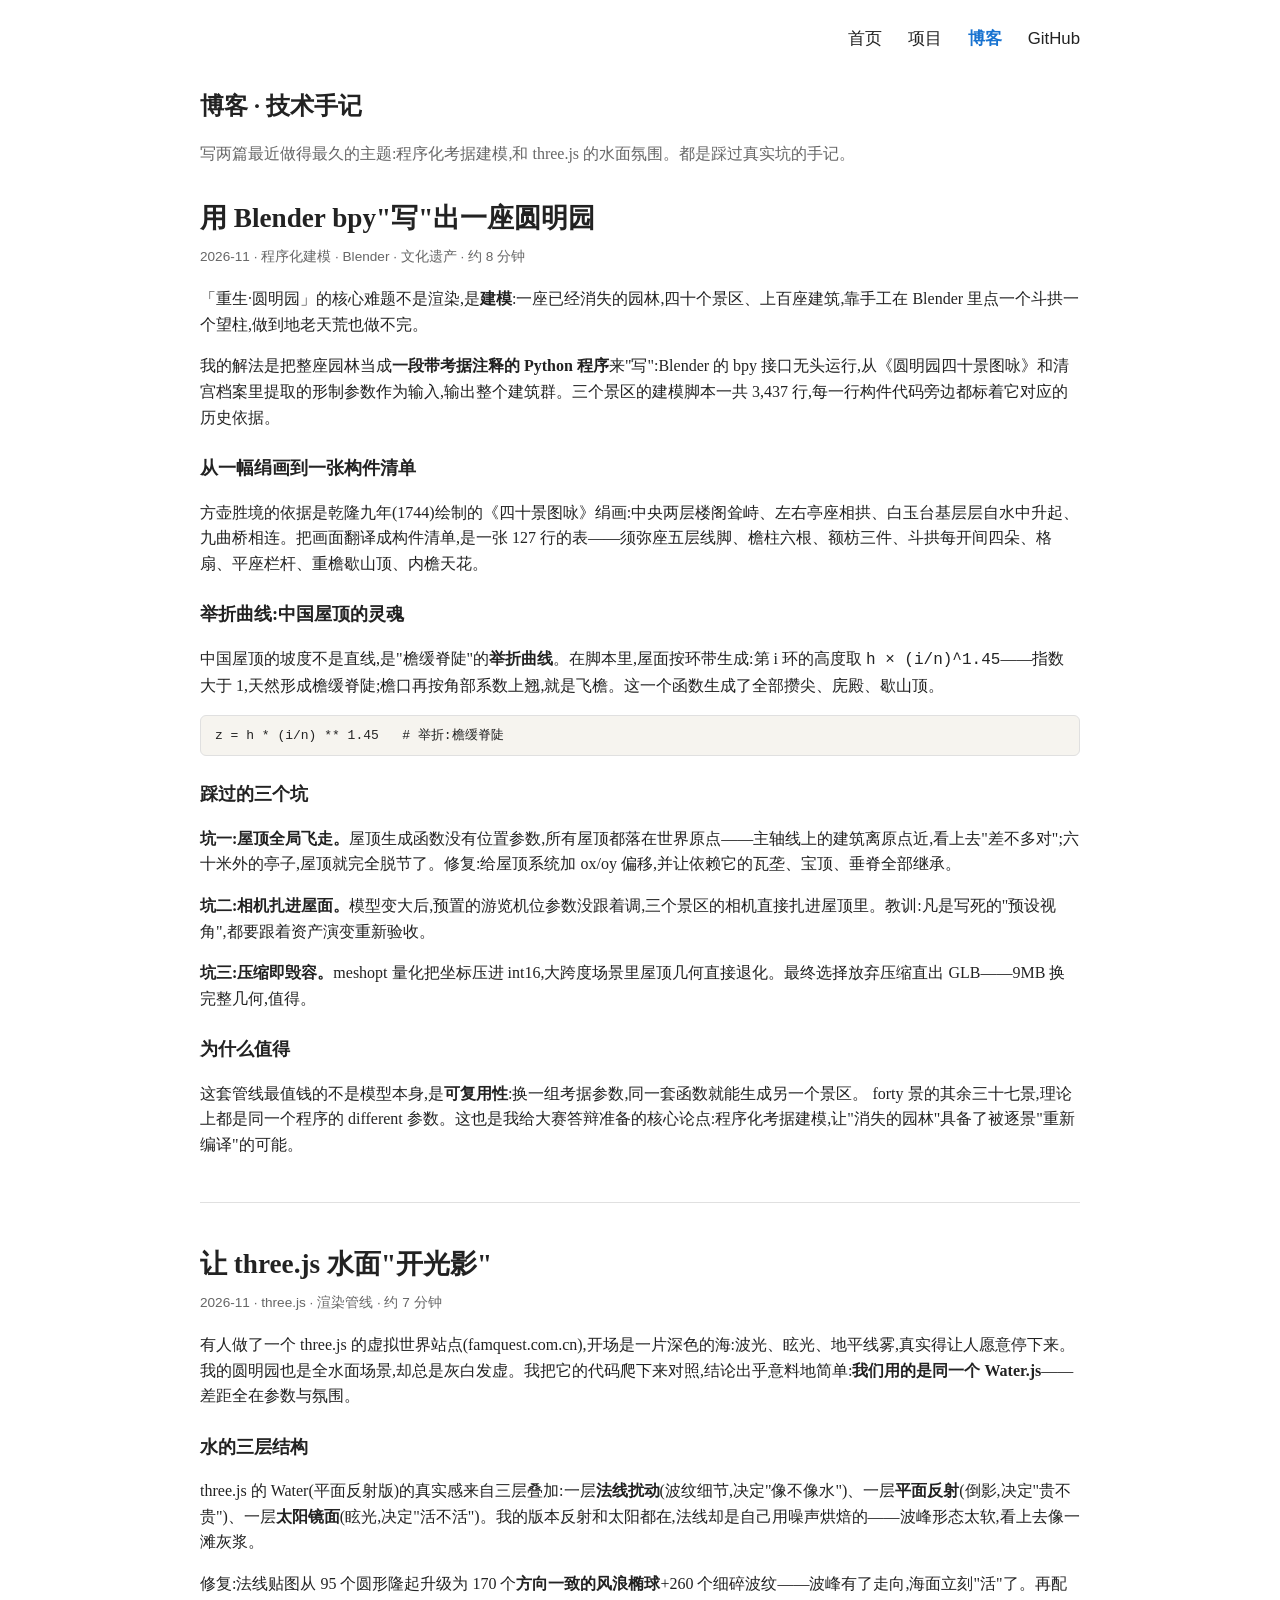
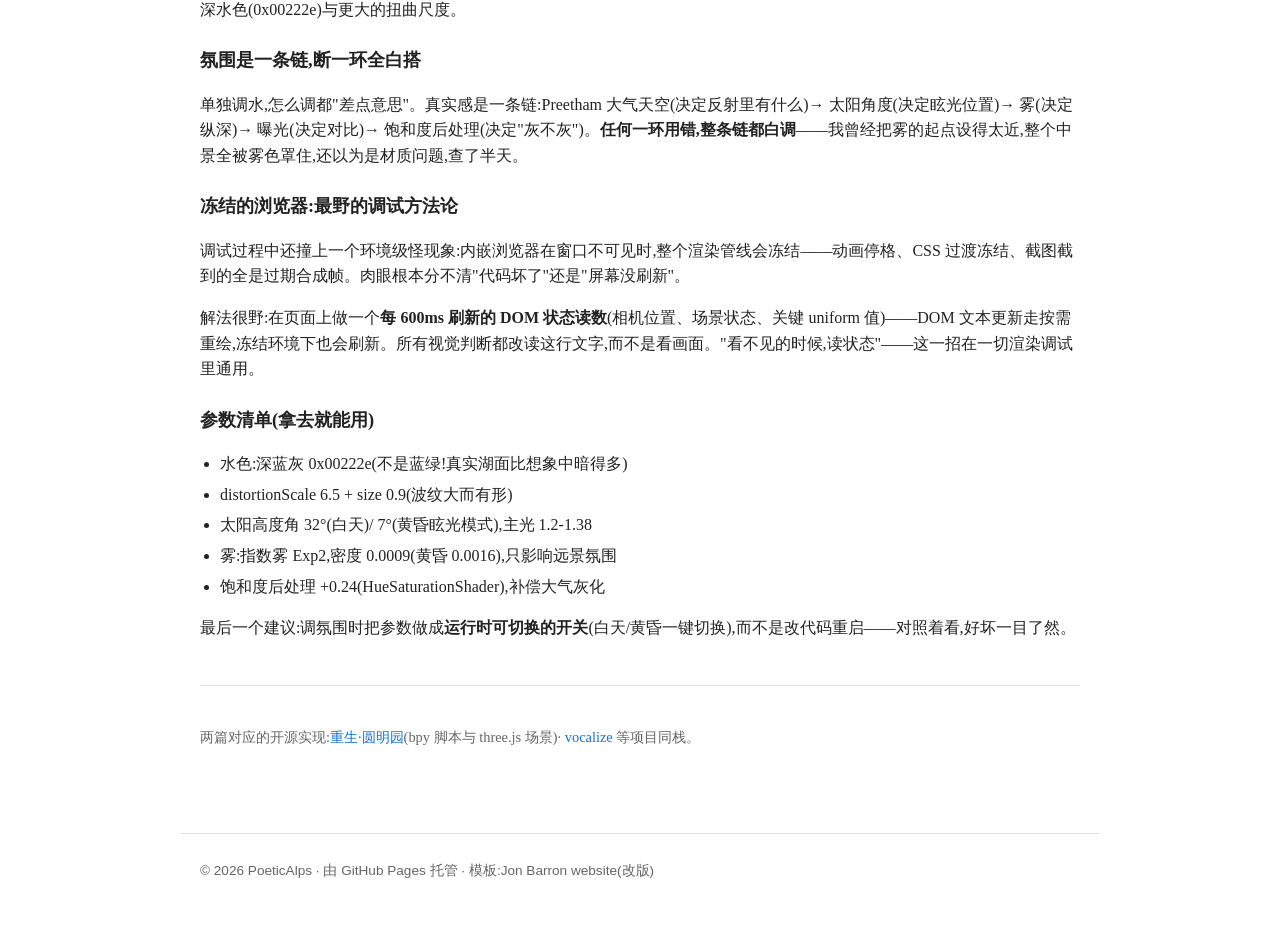
<file: blog.html>
<!DOCTYPE html>
<html lang="zh-CN">
<head>
<meta charset="UTF-8">
<meta name="viewport" content="width=device-width, initial-scale=1.0">
<title>博客 — PoeticAlps</title>
<link rel="stylesheet" href="css/main.css">
</head>
<body>
<nav>
  <a href="index.html">首页</a>
  <a href="projects.html">项目</a>
  <a class="current" href="blog.html">博客</a>
  <a href="https://github.com/PoeticAlps" target="_blank" rel="noopener">GitHub</a>
</nav>

<main>
  <h2 class="section" style="margin-top:0">博客 · 技术手记</h2>
  <p class="muted">写两篇最近做得最久的主题:程序化考据建模,和 three.js 的水面氛围。都是踩过真实坑的手记。</p>

  <!-- ==================== 文章一 ==================== -->
  <article class="article">
    <h2 class="a-title">用 Blender bpy"写"出一座圆明园</h2>
    <div class="a-meta">2026-11 · 程序化建模 · Blender · 文化遗产 · 约 8 分钟</div>

    <p>「重生·圆明园」的核心难题不是渲染,是<b>建模</b>:一座已经消失的园林,四十个景区、上百座建筑,靠手工在 Blender 里点一个斗拱一个望柱,做到地老天荒也做不完。</p>
    <p>我的解法是把整座园林当成<b>一段带考据注释的 Python 程序</b>来"写":Blender 的 bpy 接口无头运行,从《圆明园四十景图咏》和清宫档案里提取的形制参数作为输入,输出整个建筑群。三个景区的建模脚本一共 3,437 行,每一行构件代码旁边都标着它对应的历史依据。</p>

    <h3>从一幅绢画到一张构件清单</h3>
    <p>方壶胜境的依据是乾隆九年(1744)绘制的《四十景图咏》绢画:中央两层楼阁耸峙、左右亭座相拱、白玉台基层层自水中升起、九曲桥相连。把画面翻译成构件清单,是一张 127 行的表——须弥座五层线脚、檐柱六根、额枋三件、斗拱每开间四朵、格扇、平座栏杆、重檐歇山顶、内檐天花。</p>

    <h3>举折曲线:中国屋顶的灵魂</h3>
    <p>中国屋顶的坡度不是直线,是"檐缓脊陡"的<b>举折曲线</b>。在脚本里,屋面按环带生成:第 i 环的高度取 <code>h × (i/n)^1.45</code>——指数大于 1,天然形成檐缓脊陡;檐口再按角部系数上翘,就是飞檐。这一个函数生成了全部攒尖、庑殿、歇山顶。</p>
    <pre>z = h * (i/n) ** 1.45   # 举折:檐缓脊陡</pre>

    <h3>踩过的三个坑</h3>
    <p><b>坑一:屋顶全局飞走。</b>屋顶生成函数没有位置参数,所有屋顶都落在世界原点——主轴线上的建筑离原点近,看上去"差不多对";六十米外的亭子,屋顶就完全脱节了。修复:给屋顶系统加 ox/oy 偏移,并让依赖它的瓦垄、宝顶、垂脊全部继承。</p>
    <p><b>坑二:相机扎进屋面。</b>模型变大后,预置的游览机位参数没跟着调,三个景区的相机直接扎进屋顶里。教训:凡是写死的"预设视角",都要跟着资产演变重新验收。</p>
    <p><b>坑三:压缩即毁容。</b>meshopt 量化把坐标压进 int16,大跨度场景里屋顶几何直接退化。最终选择放弃压缩直出 GLB——9MB 换完整几何,值得。</p>

    <h3>为什么值得</h3>
    <p>这套管线最值钱的不是模型本身,是<b>可复用性</b>:换一组考据参数,同一套函数就能生成另一个景区。 forty 景的其余三十七景,理论上都是同一个程序的 different 参数。这也是我给大赛答辩准备的核心论点:程序化考据建模,让"消失的园林"具备了被逐景"重新编译"的可能。</p>
  </article>

  <div class="a-sep"></div>

  <!-- ==================== 文章二 ==================== -->
  <article class="article">
    <h2 class="a-title">让 three.js 水面"开光影"</h2>
    <div class="a-meta">2026-11 · three.js · 渲染管线 · 约 7 分钟</div>

    <p>有人做了一个 three.js 的虚拟世界站点(famquest.com.cn),开场是一片深色的海:波光、眩光、地平线雾,真实得让人愿意停下来。我的圆明园也是全水面场景,却总是灰白发虚。我把它的代码爬下来对照,结论出乎意料地简单:<b>我们用的是同一个 Water.js</b>——差距全在参数与氛围。</p>

    <h3>水的三层结构</h3>
    <p>three.js 的 Water(平面反射版)的真实感来自三层叠加:一层<b>法线扰动</b>(波纹细节,决定"像不像水")、一层<b>平面反射</b>(倒影,决定"贵不贵")、一层<b>太阳镜面</b>(眩光,决定"活不活")。我的版本反射和太阳都在,法线却是自己用噪声烘焙的——波峰形态太软,看上去像一滩灰浆。</p>
    <p>修复:法线贴图从 95 个圆形隆起升级为 170 个<b>方向一致的风浪椭球</b>+260 个细碎波纹——波峰有了走向,海面立刻"活"了。再配深水色(0x00222e)与更大的扭曲尺度。</p>

    <h3>氛围是一条链,断一环全白搭</h3>
    <p>单独调水,怎么调都"差点意思"。真实感是一条链:Preetham 大气天空(决定反射里有什么)→ 太阳角度(决定眩光位置)→ 雾(决定纵深)→ 曝光(决定对比)→ 饱和度后处理(决定"灰不灰")。<b>任何一环用错,整条链都白调</b>——我曾经把雾的起点设得太近,整个中景全被雾色罩住,还以为是材质问题,查了半天。</p>

    <h3>冻结的浏览器:最野的调试方法论</h3>
    <p>调试过程中还撞上一个环境级怪现象:内嵌浏览器在窗口不可见时,整个渲染管线会冻结——动画停格、CSS 过渡冻结、截图截到的全是过期合成帧。肉眼根本分不清"代码坏了"还是"屏幕没刷新"。</p>
    <p>解法很野:在页面上做一个<b>每 600ms 刷新的 DOM 状态读数</b>(相机位置、场景状态、关键 uniform 值)——DOM 文本更新走按需重绘,冻结环境下也会刷新。所有视觉判断都改读这行文字,而不是看画面。"看不见的时候,读状态"——这一招在一切渲染调试里通用。</p>

    <h3>参数清单(拿去就能用)</h3>
    <ul>
      <li>水色:深蓝灰 0x00222e(不是蓝绿!真实湖面比想象中暗得多)</li>
      <li>distortionScale 6.5 + size 0.9(波纹大而有形)</li>
      <li>太阳高度角 32°(白天)/ 7°(黄昏眩光模式),主光 1.2-1.38</li>
      <li>雾:指数雾 Exp2,密度 0.0009(黄昏 0.0016),只影响远景氛围</li>
      <li>饱和度后处理 +0.24(HueSaturationShader),补偿大气灰化</li>
    </ul>
    <p>最后一个建议:调氛围时把参数做成<b>运行时可切换的开关</b>(白天/黄昏一键切换),而不是改代码重启——对照着看,好坏一目了然。</p>
  </article>

  <div class="a-sep"></div>
  <p class="small muted">两篇对应的开源实现:<a href="https://github.com/PoeticAlps/--3d" target="_blank" rel="noopener">重生·圆明园</a>(bpy 脚本与 three.js 场景)· <a href="https://github.com/PoeticAlps/vocalize" target="_blank" rel="noopener">vocalize</a> 等项目同栈。</p>
</main>

<footer>
  © 2026 PoeticAlps · 由 GitHub Pages 托管 · 模板:Jon Barron website(改版)
</footer>
</body>
</html>
</file>
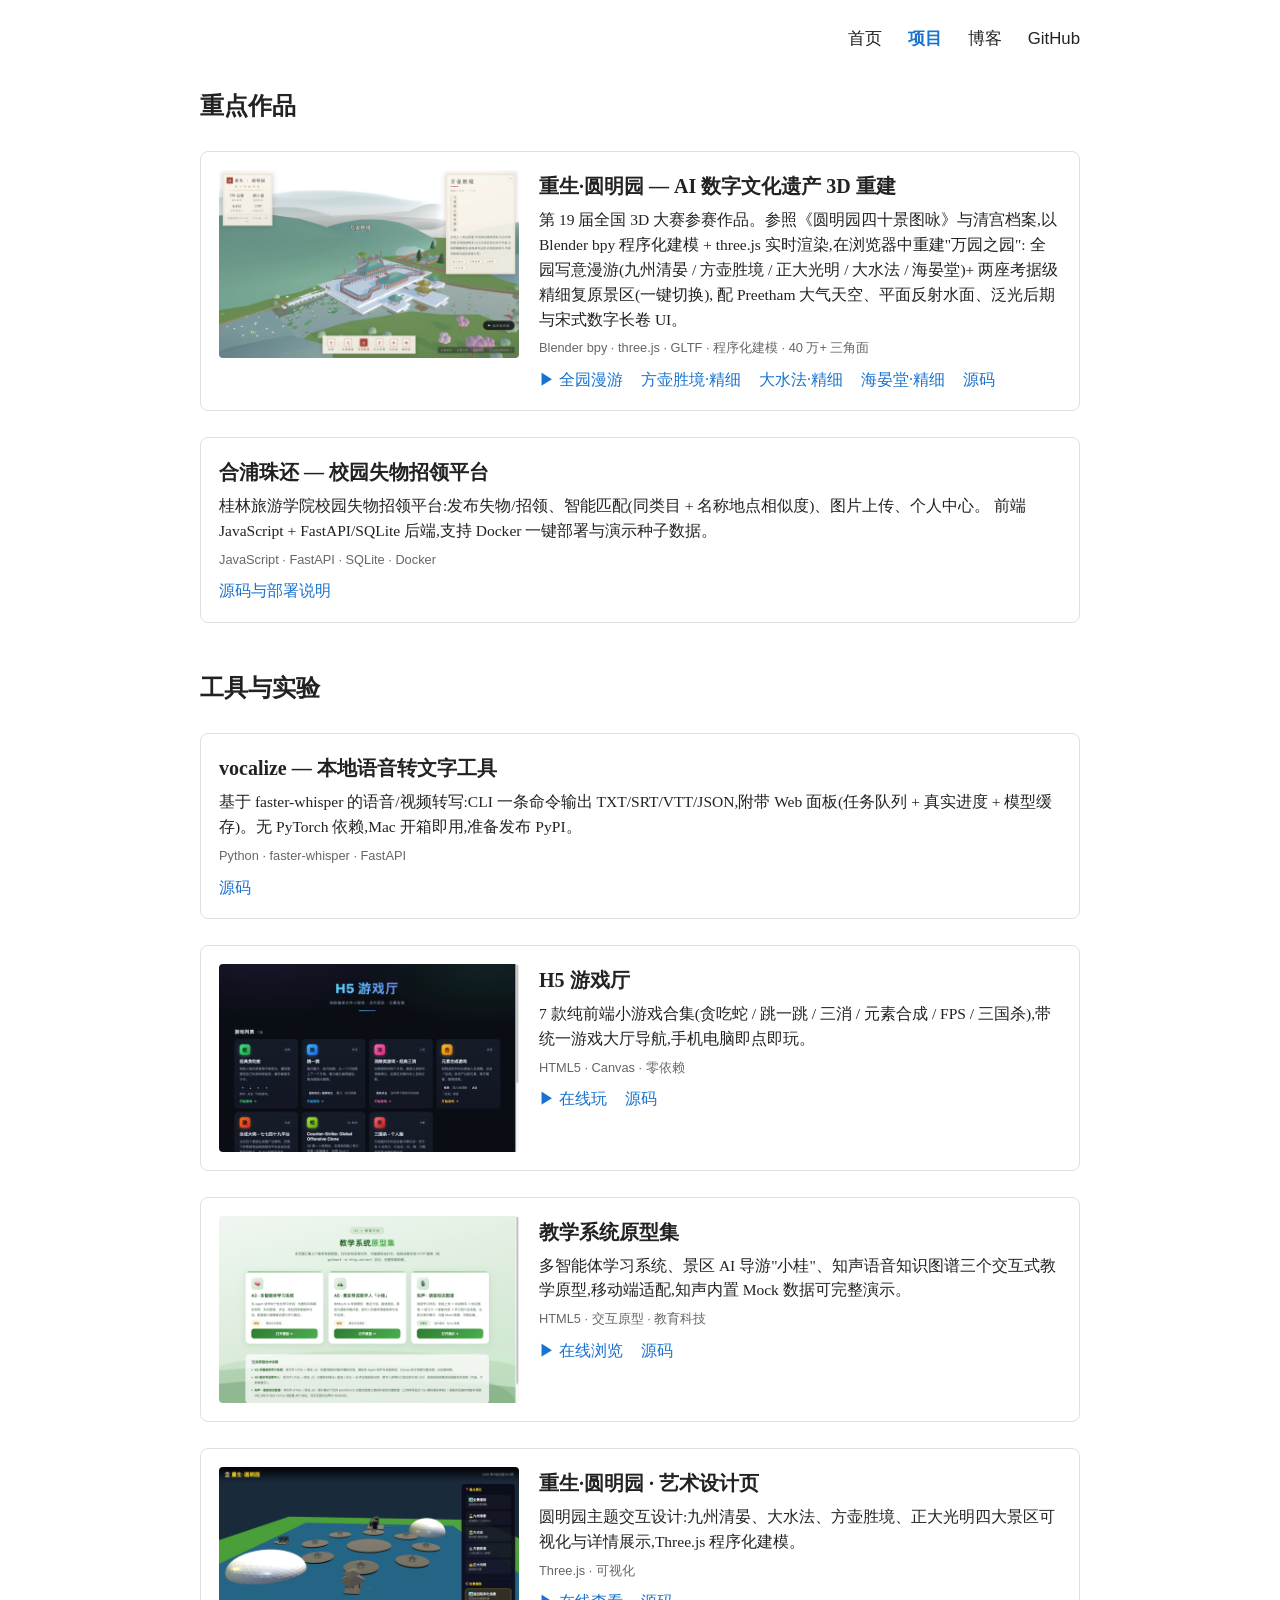
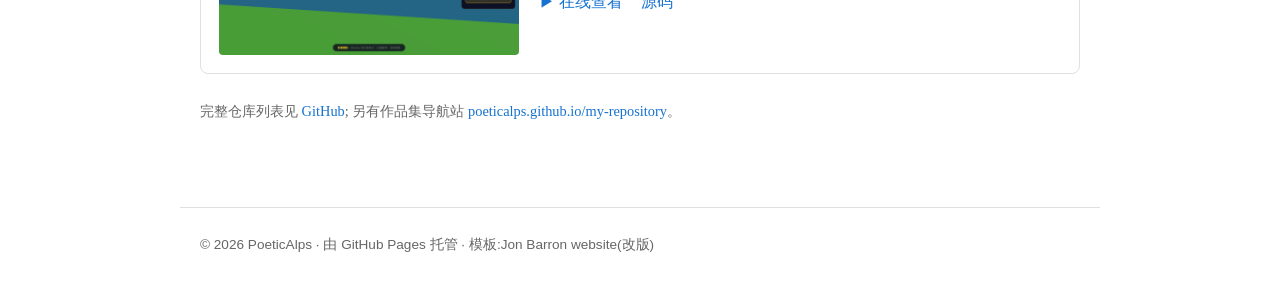
<file: projects.html>
<!DOCTYPE html>
<html lang="zh-CN">
<head>
<meta charset="UTF-8">
<meta name="viewport" content="width=device-width, initial-scale=1.0">
<title>项目 — PoeticAlps</title>
<link rel="stylesheet" href="css/main.css">
</head>
<body>
<nav>
  <a href="index.html">首页</a>
  <a class="current" href="projects.html">项目</a>
  <a href="blog.html">博客</a>
  <a href="https://github.com/PoeticAlps" target="_blank" rel="noopener">GitHub</a>
</nav>

<main>
  <h2 class="section" style="margin-top:0">重点作品</h2>

  <div class="proj">
    <div class="thumb"><a href="https://poeticalps.github.io/--3d/v4/index.html" target="_blank" rel="noopener"><img src="assets/fangpu-fine.jpg" alt="重生·圆明园"></a></div>
    <div class="body">
      <h3>重生·圆明园 — AI 数字文化遗产 3D 重建</h3>
      <p>第 19 届全国 3D 大赛参赛作品。参照《圆明园四十景图咏》与清宫档案,以 Blender bpy 程序化建模 + three.js 实时渲染,在浏览器中重建"万园之园":
      全园写意漫游(九州清晏 / 方壶胜境 / 正大光明 / 大水法 / 海晏堂)+ 两座考据级精细复原景区(一键切换),
      配 Preetham 大气天空、平面反射水面、泛光后期与宋式数字长卷 UI。</p>
      <div class="tags">Blender bpy · three.js · GLTF · 程序化建模 · 40 万+ 三角面</div>
      <div class="links" style="margin-top:8px">
        <a href="https://poeticalps.github.io/--3d/v4/index.html" target="_blank" rel="noopener">▶ 全园漫游</a>
        <a href="https://poeticalps.github.io/--3d/v4/index.html?scene=fangpu&fine=1" target="_blank" rel="noopener">方壶胜境·精细</a>
        <a href="https://poeticalps.github.io/--3d/v4/index.html?scene=dashuifa&fine=1" target="_blank" rel="noopener">大水法·精细</a>
        <a href="https://poeticalps.github.io/--3d/v4/index.html?scene=haiyantang&fine=1" target="_blank" rel="noopener">海晏堂·精细</a>
        <a href="https://github.com/PoeticAlps/--3d" target="_blank" rel="noopener">源码</a>
      </div>
    </div>
  </div>

  <div class="proj">
    <div class="body">
      <h3>合浦珠还 — 校园失物招领平台</h3>
      <p>桂林旅游学院校园失物招领平台:发布失物/招领、智能匹配(同类目 + 名称地点相似度)、图片上传、个人中心。
      前端 JavaScript + FastAPI/SQLite 后端,支持 Docker 一键部署与演示种子数据。</p>
      <div class="tags">JavaScript · FastAPI · SQLite · Docker</div>
      <div class="links" style="margin-top:8px">
        <a href="https://github.com/PoeticAlps/Ricardo" target="_blank" rel="noopener">源码与部署说明</a>
      </div>
    </div>
  </div>

  <h2 class="section">工具与实验</h2>

  <div class="proj">
    <div class="body">
      <h3>vocalize — 本地语音转文字工具</h3>
      <p>基于 faster-whisper 的语音/视频转写:CLI 一条命令输出 TXT/SRT/VTT/JSON,附带 Web 面板(任务队列 + 真实进度 + 模型缓存)。无 PyTorch 依赖,Mac 开箱即用,准备发布 PyPI。</p>
      <div class="tags">Python · faster-whisper · FastAPI</div>
      <div class="links" style="margin-top:8px"><a href="https://github.com/PoeticAlps/vocalize" target="_blank" rel="noopener">源码</a></div>
    </div>
  </div>

  <div class="proj">
    <div class="thumb"><a href="https://poeticalps.github.io/h5-games/" target="_blank" rel="noopener"><img src="assets/h5-games.jpg" alt="H5 游戏厅"></a></div>
    <div class="body">
      <h3>H5 游戏厅</h3>
      <p>7 款纯前端小游戏合集(贪吃蛇 / 跳一跳 / 三消 / 元素合成 / FPS / 三国杀),带统一游戏大厅导航,手机电脑即点即玩。</p>
      <div class="tags">HTML5 · Canvas · 零依赖</div>
      <div class="links" style="margin-top:8px">
        <a href="https://poeticalps.github.io/h5-games/" target="_blank" rel="noopener">▶ 在线玩</a>
        <a href="https://github.com/PoeticAlps/h5-games" target="_blank" rel="noopener">源码</a>
      </div>
    </div>
  </div>

  <div class="proj">
    <div class="thumb"><a href="https://poeticalps.github.io/agnes-learning-systems/" target="_blank" rel="noopener"><img src="assets/agnes.jpg" alt="教学原型集"></a></div>
    <div class="body">
      <h3>教学系统原型集</h3>
      <p>多智能体学习系统、景区 AI 导游"小桂"、知声语音知识图谱三个交互式教学原型,移动端适配,知声内置 Mock 数据可完整演示。</p>
      <div class="tags">HTML5 · 交互原型 · 教育科技</div>
      <div class="links" style="margin-top:8px">
        <a href="https://poeticalps.github.io/agnes-learning-systems/" target="_blank" rel="noopener">▶ 在线浏览</a>
        <a href="https://github.com/PoeticAlps/agnes-learning-systems" target="_blank" rel="noopener">源码</a>
      </div>
    </div>
  </div>

  <div class="proj">
    <div class="thumb"><a href="https://poeticalps.github.io/art-design/" target="_blank" rel="noopener"><img src="assets/art-design.jpg" alt="圆明园艺术设计"></a></div>
    <div class="body">
      <h3>重生·圆明园 · 艺术设计页</h3>
      <p>圆明园主题交互设计:九州清晏、大水法、方壶胜境、正大光明四大景区可视化与详情展示,Three.js 程序化建模。</p>
      <div class="tags">Three.js · 可视化</div>
      <div class="links" style="margin-top:8px">
        <a href="https://poeticalps.github.io/art-design/" target="_blank" rel="noopener">▶ 在线查看</a>
        <a href="https://github.com/PoeticAlps/art-design" target="_blank" rel="noopener">源码</a>
      </div>
    </div>
  </div>

  <p class="small muted">
    完整仓库列表见 <a href="https://github.com/PoeticAlps?tab=repositories" target="_blank" rel="noopener">GitHub</a>;
    另有作品集导航站 <a href="https://poeticalps.github.io/my-repository/" target="_blank" rel="noopener">poeticalps.github.io/my-repository</a>。
  </p>
</main>

<footer>
  © 2026 PoeticAlps · 由 GitHub Pages 托管 · 模板:Jon Barron website(改版)
</footer>
</body>
</html>
</file>
<file: css/main.css>
/* PoeticAlps.github.io — 基于 Jon Barron 学术主页模板风格的中文化改版 */
:root {
  --text: #222;
  --muted: #666;
  --link: #1772d0;
  --accent: #2f6f9f;
  --border: #e0e0e0;
}
* { box-sizing: border-box; }
html { font-size: 16px; }
body {
  margin: 0;
  font-family: "Source Serif 4", "Source Serif Pro", Georgia, "Songti SC", "SimSun", serif;
  color: var(--text);
  background: #fff;
  line-height: 1.6;
}
a { color: var(--link); text-decoration: none; }
a:hover { text-decoration: underline; }

/* 顶部导航 */
nav {
  max-width: 920px; margin: 0 auto; padding: 26px 20px 0;
  display: flex; justify-content: flex-end; gap: 26px;
  font-family: -apple-system, "PingFang SC", sans-serif; font-size: 1.05rem;
}
nav a { color: var(--text); }
nav a.current { color: var(--link); font-weight: 600; }

main { max-width: 920px; margin: 0 auto; padding: 34px 20px 70px; }

/* 个人信息区(Jon Barron 版式:左图右文,竖线) */
.profile { display: flex; gap: 28px; align-items: flex-start; }
.profile .photo {
  flex: 0 0 34%; max-width: 340px;
  border-radius: 4px; overflow: hidden;
}
.profile .photo img { width: 100%; display: block; }
.photo-placeholder {
  aspect-ratio: 4/4.6; background: #eef2f6; border: 1px dashed #c3cfda;
  display: flex; align-items: center; justify-content: center;
  color: #9aa9b8; font-size: .95rem;
  font-family: -apple-system, "PingFang SC", sans-serif;
}
.profile .info { flex: 1; border-left: 3px solid var(--accent); padding-left: 22px; }
.profile .name-zh { font-size: 2.5rem; font-weight: 700; line-height: 1.2; }
.profile .name-en { font-size: 1.15rem; color: var(--muted); margin-top: 2px; }
.contact { list-style: none; margin: 18px 0 0; padding: 0; }
.contact li { margin: 7px 0; font-size: .98rem; }
.contact .ico { display: inline-block; width: 22px; color: var(--accent); }

h2.section {
  font-size: 1.5rem; margin: 46px 0 14px;
  font-weight: 700;
}
.muted { color: var(--muted); }
.small { font-size: .9rem; }

/* News 时间线 */
.news { list-style: none; padding: 0; margin: 0; font-size: .97rem; }
.news li { margin: 6px 0; }
.news .date { color: var(--muted); font-family: -apple-system, sans-serif; font-size: .88rem; margin-right: 8px; }

/* 大图与说明 */
.hero img { width: 100%; display: block; border-radius: 4px; }
.hero figcaption { font-size: .92rem; color: var(--muted); margin-top: 8px; }

/* 项目卡片 */
.proj {
  display: flex; gap: 20px; margin: 26px 0;
  border: 1px solid var(--border); border-radius: 8px; padding: 18px;
}
.proj .thumb { flex: 0 0 300px; }
.proj .thumb img { width: 100%; border-radius: 4px; display: block; }
.proj .body h3 { margin: 0 0 6px; font-size: 1.25rem; }
.proj .body p { margin: 6px 0; font-size: .97rem; }
.proj .links a { margin-right: 14px; }
.tags { font-family: -apple-system, "PingFang SC", sans-serif; font-size: .8rem; color: var(--muted); }

footer {
  max-width: 920px; margin: 0 auto; padding: 26px 20px 46px;
  color: var(--muted); font-size: .85rem;
  border-top: 1px solid var(--border);
  font-family: -apple-system, "PingFang SC", sans-serif;
}

@media (max-width: 760px) {
  .profile { flex-direction: column; }
  .profile .photo { max-width: 70%; }
  .proj { flex-direction: column; }
  .proj .thumb { flex: none; }
  nav { justify-content: center; }
}

/* 博客文章 */
.article { margin: 30px 0 44px; }
.a-title { font-size: 1.7rem; margin: 0 0 6px; font-weight: 700; }
.a-meta { font-family: -apple-system, "PingFang SC", sans-serif; font-size: .85rem; color: var(--muted); margin-bottom: 18px; }
.a-sep { height: 1px; background: var(--border); margin: 40px 0; }
.article h3 { font-size: 1.15rem; margin: 24px 0 8px; }
.article pre { background: #f6f4ef; border: 1px solid var(--border); border-radius: 6px; padding: 10px 14px; font: 13px/1.5 ui-monospace, monospace; overflow-x: auto; }
.article ul { padding-left: 20px; }
.article li { margin: 5px 0; }
</file>
